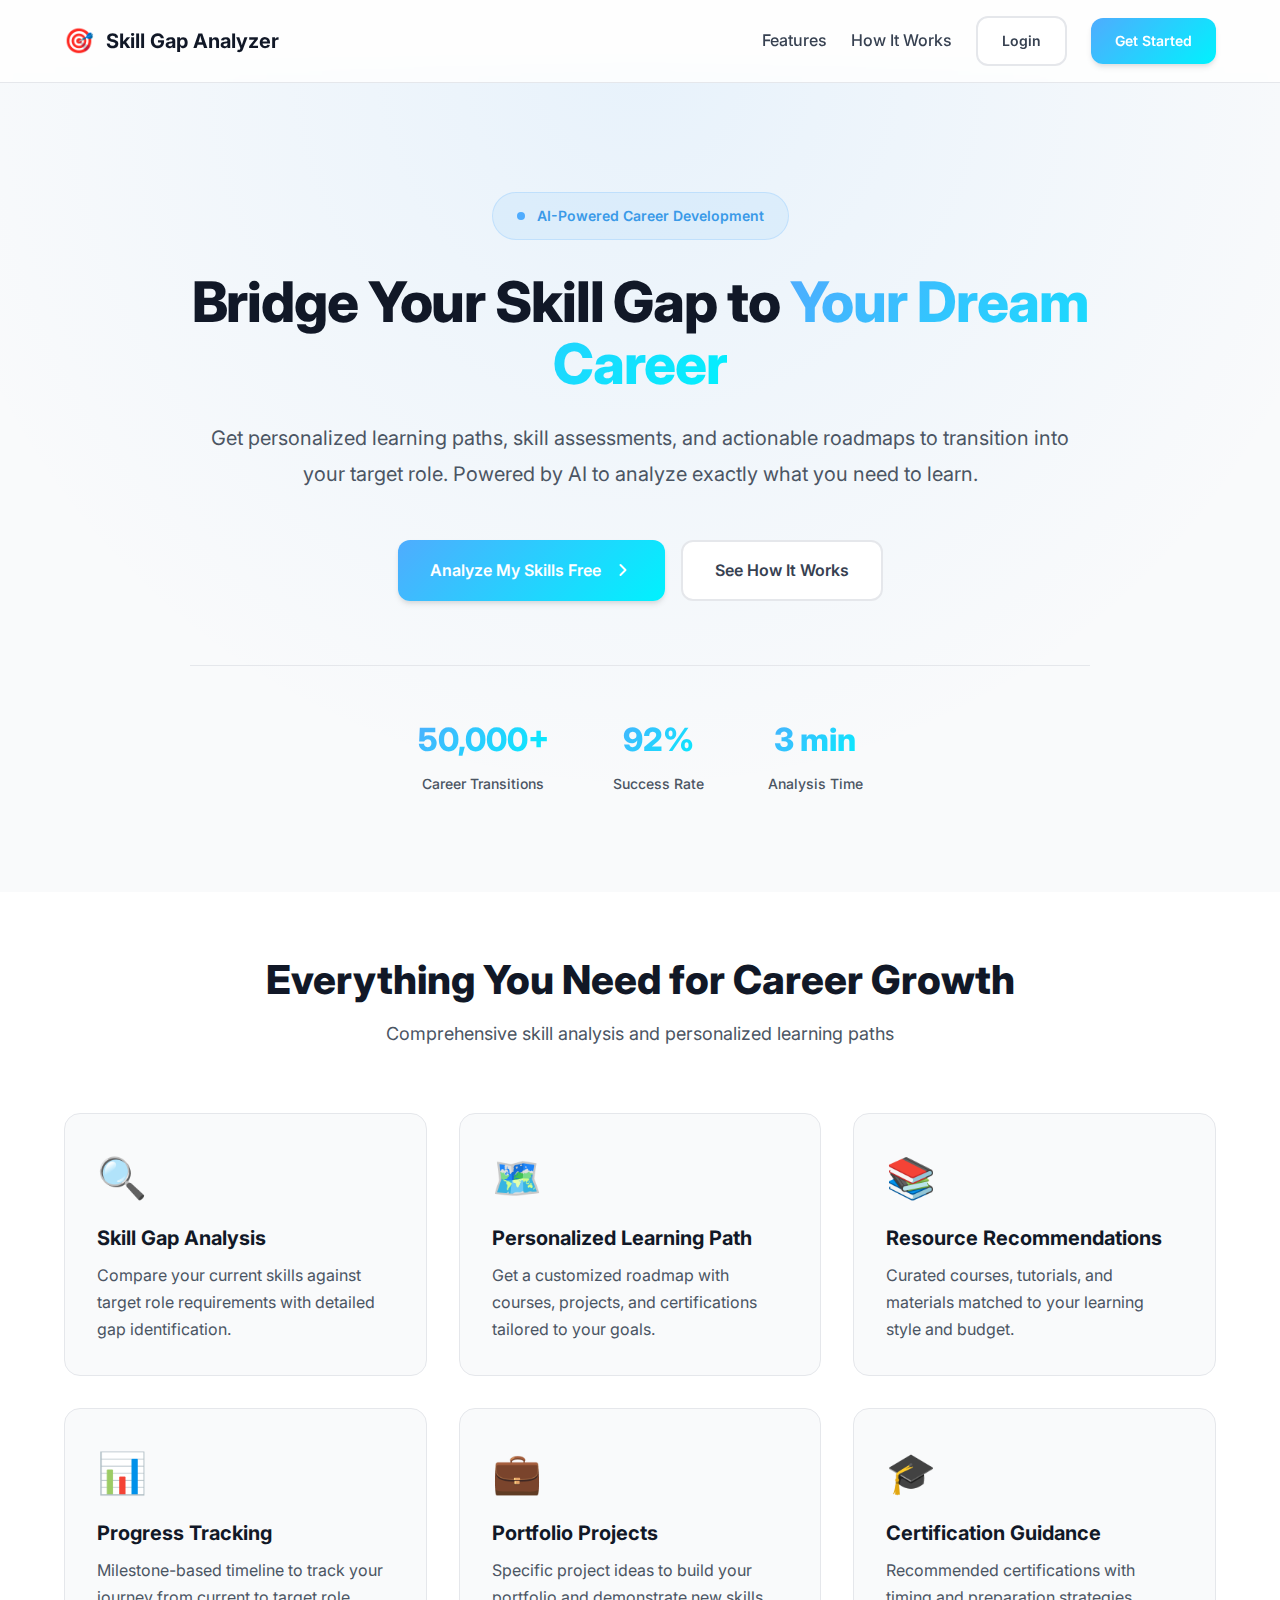
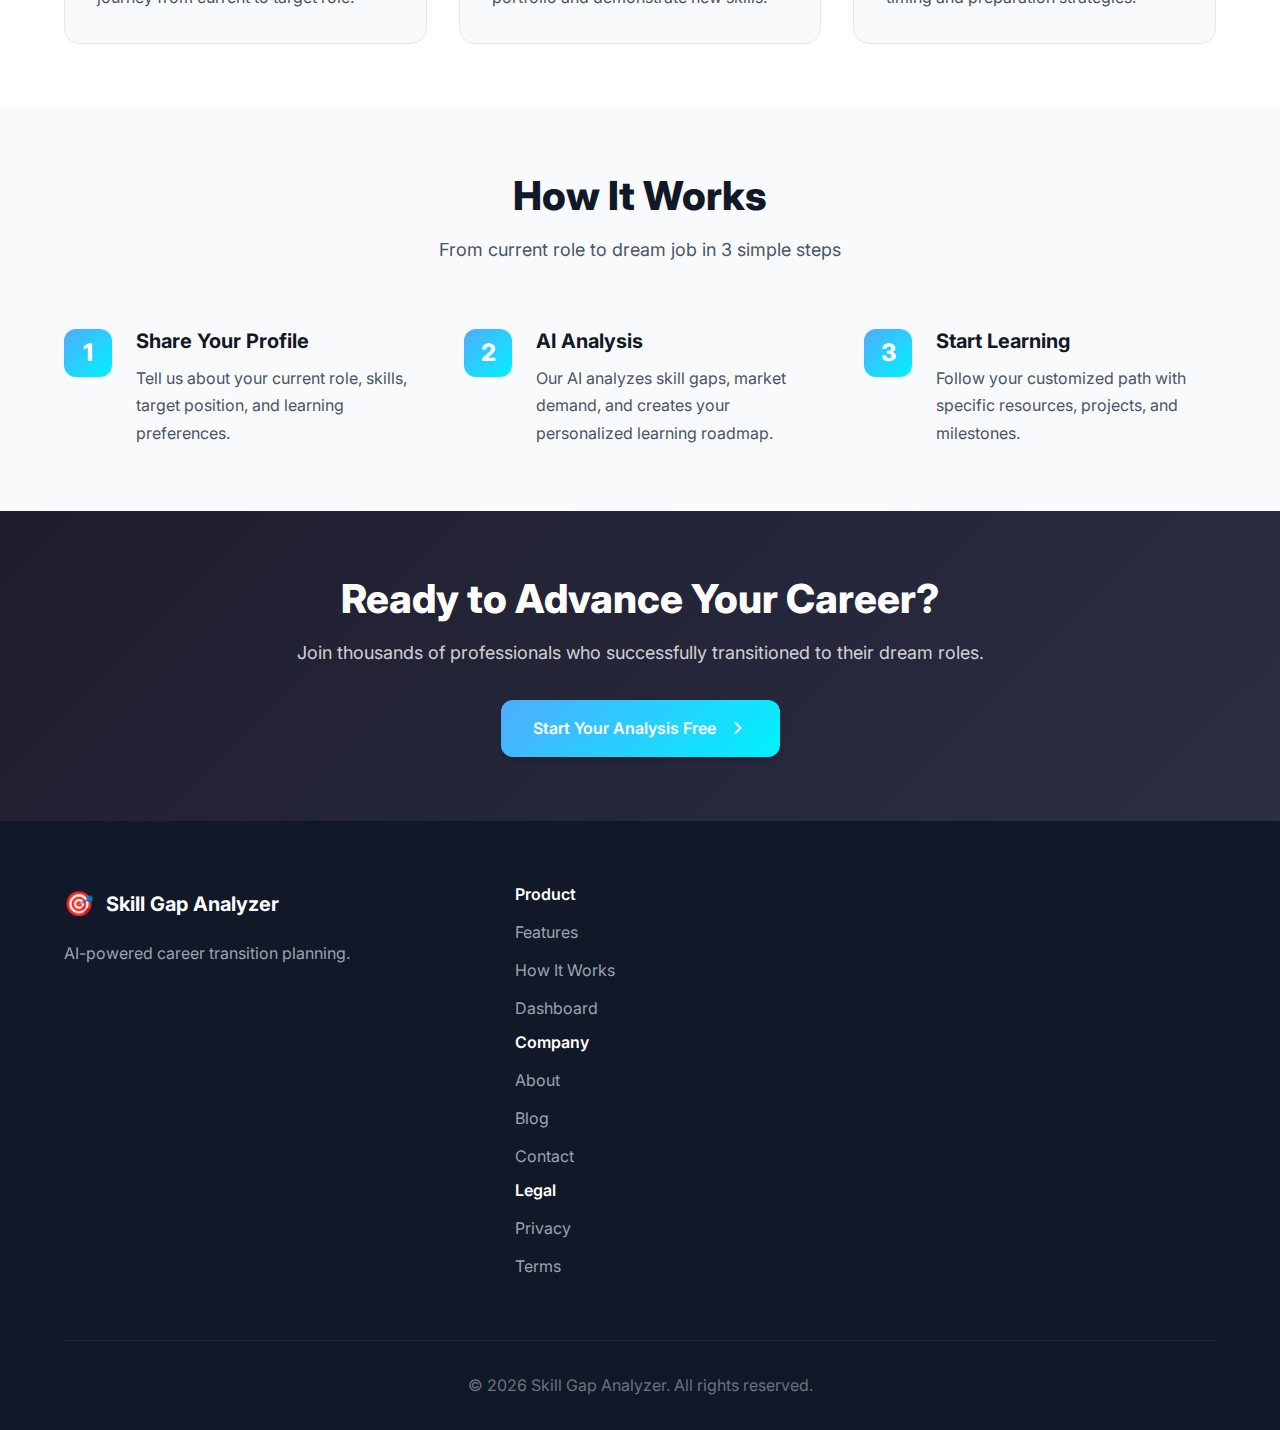
<file: index.html>
<!DOCTYPE html>
<html lang="en">

<head>
    <meta charset="UTF-8">
    <meta name="viewport" content="width=device-width, initial-scale=1.0">
    <title>Skill Gap Analyzer - AI-Powered Career Transition Planning</title>
    <meta name="description"
        content="Analyze your skill gaps and get personalized learning paths for your dream career with AI-powered insights.">
    <link rel="stylesheet" href="styles.css">
    <link rel="preconnect" href="https://fonts.googleapis.com">
    <link rel="preconnect" href="https://fonts.gstatic.com" crossorigin>
    <link href="https://fonts.googleapis.com/css2?family=Inter:wght@300;400;500;600;700;800&display=swap"
        rel="stylesheet">
</head>

<body>
    <!-- Navigation -->
    <nav class="navbar">
        <div class="container">
            <div class="nav-content">
                <a href="index.html" class="logo">
                    <span class="logo-icon">🎯</span>
                    <span class="logo-text">Skill Gap Analyzer</span>
                </a>
                <div class="nav-links">
                    <a href="#features" class="nav-link">Features</a>
                    <a href="#how-it-works" class="nav-link">How It Works</a>
                    <a href="login.html" class="btn-secondary">Login</a>
                    <a href="signup.html" class="btn-primary">Get Started</a>
                </div>
            </div>
        </div>
    </nav>

    <!-- Hero Section -->
    <section class="hero">
        <div class="container">
            <div class="hero-content">
                <div class="hero-badge">
                    <span class="badge-dot"></span>
                    AI-Powered Career Development
                </div>
                <h1 class="hero-title">
                    Bridge Your Skill Gap to
                    <span class="gradient-text">Your Dream Career</span>
                </h1>
                <p class="hero-description">
                    Get personalized learning paths, skill assessments, and actionable roadmaps to transition
                    into your target role. Powered by AI to analyze exactly what you need to learn.
                </p>
                <div class="hero-cta">
                    <a href="signup.html" class="btn-primary btn-large">
                        Analyze My Skills Free
                        <svg width="20" height="20" viewBox="0 0 20 20" fill="none">
                            <path d="M7.5 15L12.5 10L7.5 5" stroke="currentColor" stroke-width="2"
                                stroke-linecap="round" stroke-linejoin="round" />
                        </svg>
                    </a>
                    <a href="#how-it-works" class="btn-secondary btn-large">
                        See How It Works
                    </a>
                </div>
                <div class="hero-stats">
                    <div class="stat">
                        <div class="stat-number">50,000+</div>
                        <div class="stat-label">Career Transitions</div>
                    </div>
                    <div class="stat">
                        <div class="stat-number">92%</div>
                        <div class="stat-label">Success Rate</div>
                    </div>
                    <div class="stat">
                        <div class="stat-number">3 min</div>
                        <div class="stat-label">Analysis Time</div>
                    </div>
                </div>
            </div>
        </div>
        <div class="hero-gradient"></div>
    </section>

    <!-- Features Section -->
    <section id="features" class="features">
        <div class="container">
            <div class="section-header">
                <h2 class="section-title">Everything You Need for Career Growth</h2>
                <p class="section-description">Comprehensive skill analysis and personalized learning paths</p>
            </div>
            <div class="features-grid">
                <div class="feature-card">
                    <div class="feature-icon">🔍</div>
                    <h3 class="feature-title">Skill Gap Analysis</h3>
                    <p class="feature-description">Compare your current skills against target role requirements with
                        detailed gap identification.</p>
                </div>
                <div class="feature-card">
                    <div class="feature-icon">🗺️</div>
                    <h3 class="feature-title">Personalized Learning Path</h3>
                    <p class="feature-description">Get a customized roadmap with courses, projects, and certifications
                        tailored to your goals.</p>
                </div>
                <div class="feature-card">
                    <div class="feature-icon">📚</div>
                    <h3 class="feature-title">Resource Recommendations</h3>
                    <p class="feature-description">Curated courses, tutorials, and materials matched to your learning
                        style and budget.</p>
                </div>
                <div class="feature-card">
                    <div class="feature-icon">📊</div>
                    <h3 class="feature-title">Progress Tracking</h3>
                    <p class="feature-description">Milestone-based timeline to track your journey from current to target
                        role.</p>
                </div>
                <div class="feature-card">
                    <div class="feature-icon">💼</div>
                    <h3 class="feature-title">Portfolio Projects</h3>
                    <p class="feature-description">Specific project ideas to build your portfolio and demonstrate new
                        skills.</p>
                </div>
                <div class="feature-card">
                    <div class="feature-icon">🎓</div>
                    <h3 class="feature-title">Certification Guidance</h3>
                    <p class="feature-description">Recommended certifications with timing and preparation strategies.
                    </p>
                </div>
            </div>
        </div>
    </section>

    <!-- How It Works Section -->
    <section id="how-it-works" class="how-it-works">
        <div class="container">
            <div class="section-header">
                <h2 class="section-title">How It Works</h2>
                <p class="section-description">From current role to dream job in 3 simple steps</p>
            </div>
            <div class="steps">
                <div class="step">
                    <div class="step-number">1</div>
                    <div class="step-content">
                        <h3 class="step-title">Share Your Profile</h3>
                        <p class="step-description">Tell us about your current role, skills, target position, and
                            learning preferences.</p>
                    </div>
                </div>
                <div class="step">
                    <div class="step-number">2</div>
                    <div class="step-content">
                        <h3 class="step-title">AI Analysis</h3>
                        <p class="step-description">Our AI analyzes skill gaps, market demand, and creates your
                            personalized learning roadmap.</p>
                    </div>
                </div>
                <div class="step">
                    <div class="step-number">3</div>
                    <div class="step-content">
                        <h3 class="step-title">Start Learning</h3>
                        <p class="step-description">Follow your customized path with specific resources, projects, and
                            milestones.</p>
                    </div>
                </div>
            </div>
        </div>
    </section>

    <!-- CTA Section -->
    <section class="cta-section">
        <div class="container">
            <div class="cta-content">
                <h2 class="cta-title">Ready to Advance Your Career?</h2>
                <p class="cta-description">Join thousands of professionals who successfully transitioned to their dream
                    roles.</p>
                <a href="signup.html" class="btn-primary btn-large">
                    Start Your Analysis Free
                    <svg width="20" height="20" viewBox="0 0 20 20" fill="none">
                        <path d="M7.5 15L12.5 10L7.5 5" stroke="currentColor" stroke-width="2" stroke-linecap="round"
                            stroke-linejoin="round" />
                    </svg>
                </a>
            </div>
        </div>
    </section>

    <!-- Footer -->
    <footer class="footer">
        <div class="container">
            <div class="footer-content">
                <div class="footer-brand">
                    <div class="logo">
                        <span class="logo-icon">🎯</span>
                        <span class="logo-text">Skill Gap Analyzer</span>
                    </div>
                    <p class="footer-description">AI-powered career transition planning.</p>
                </div>
                <div class="footer-links">
                    <div class="footer-column">
                        <h4 class="footer-heading">Product</h4>
                        <a href="#features" class="footer-link">Features</a>
                        <a href="#how-it-works" class="footer-link">How It Works</a>
                        <a href="dashboard.html" class="footer-link">Dashboard</a>
                    </div>
                    <div class="footer-column">
                        <h4 class="footer-heading">Company</h4>
                        <a href="#" class="footer-link">About</a>
                        <a href="#" class="footer-link">Blog</a>
                        <a href="#" class="footer-link">Contact</a>
                    </div>
                    <div class="footer-column">
                        <h4 class="footer-heading">Legal</h4>
                        <a href="#" class="footer-link">Privacy</a>
                        <a href="#" class="footer-link">Terms</a>
                    </div>
                </div>
            </div>
            <div class="footer-bottom">
                <p>&copy; 2026 Skill Gap Analyzer. All rights reserved.</p>
            </div>
        </div>
    </footer>

    <script src="script.js"></script>
</body>

</html>
</file>
<file: styles.css>
/* ===== CSS Variables & Design System ===== */
:root {
    /* Colors - Blue/Teal Theme for Career/Learning */
    --primary-gradient: linear-gradient(135deg, #4facfe 0%, #00f2fe 100%);
    --secondary-gradient: linear-gradient(135deg, #667eea 0%, #764ba2 100%);
    --success-gradient: linear-gradient(135deg, #11998e 0%, #38ef7d 100%);
    --dark-gradient: linear-gradient(135deg, #1e1e2e 0%, #2d2d44 100%);

    --primary-500: #4facfe;
    --primary-600: #3a9ae8;
    --primary-700: #2687d3;

    --gray-50: #f9fafb;
    --gray-100: #f3f4f6;
    --gray-200: #e5e7eb;
    --gray-300: #d1d5db;
    --gray-400: #9ca3af;
    --gray-500: #6b7280;
    --gray-600: #4b5563;
    --gray-700: #374151;
    --gray-800: #1f2937;
    --gray-900: #111827;

    --success: #10b981;
    --warning: #f59e0b;
    --error: #ef4444;

    /* Typography */
    --font-family: 'Inter', -apple-system, BlinkMacSystemFont, 'Segoe UI', sans-serif;

    /* Spacing */
    --spacing-xs: 0.5rem;
    --spacing-sm: 0.75rem;
    --spacing-md: 1rem;
    --spacing-lg: 1.5rem;
    --spacing-xl: 2rem;
    --spacing-2xl: 3rem;
    --spacing-3xl: 4rem;

    /* Border Radius */
    --radius-sm: 0.375rem;
    --radius-md: 0.5rem;
    --radius-lg: 0.75rem;
    --radius-xl: 1rem;
    --radius-2xl: 1.5rem;

    /* Shadows */
    --shadow-sm: 0 1px 2px 0 rgba(0, 0, 0, 0.05);
    --shadow-md: 0 4px 6px -1px rgba(0, 0, 0, 0.1), 0 2px 4px -1px rgba(0, 0, 0, 0.06);
    --shadow-lg: 0 10px 15px -3px rgba(0, 0, 0, 0.1), 0 4px 6px -2px rgba(0, 0, 0, 0.05);
    --shadow-xl: 0 20px 25px -5px rgba(0, 0, 0, 0.1), 0 10px 10px -5px rgba(0, 0, 0, 0.04);
    --shadow-2xl: 0 25px 50px -12px rgba(0, 0, 0, 0.25);

    /* Transitions */
    --transition-fast: 150ms cubic-bezier(0.4, 0, 0.2, 1);
    --transition-base: 200ms cubic-bezier(0.4, 0, 0.2, 1);
    --transition-slow: 300ms cubic-bezier(0.4, 0, 0.2, 1);
}

/* ===== Reset & Base Styles ===== */
* {
    margin: 0;
    padding: 0;
    box-sizing: border-box;
}

html {
    scroll-behavior: smooth;
}

body {
    font-family: var(--font-family);
    color: var(--gray-900);
    background: var(--gray-50);
    line-height: 1.6;
    -webkit-font-smoothing: antialiased;
    -moz-osx-font-smoothing: grayscale;
}

.container {
    max-width: 1200px;
    margin: 0 auto;
    padding: 0 var(--spacing-lg);
}

/* ===== Typography ===== */
h1,
h2,
h3,
h4,
h5,
h6 {
    font-weight: 700;
    line-height: 1.2;
    color: var(--gray-900);
}

/* ===== Navigation ===== */
.navbar {
    position: fixed;
    top: 0;
    left: 0;
    right: 0;
    background: rgba(255, 255, 255, 0.8);
    backdrop-filter: blur(10px);
    border-bottom: 1px solid var(--gray-200);
    z-index: 1000;
    transition: all var(--transition-base);
}

.nav-content {
    display: flex;
    justify-content: space-between;
    align-items: center;
    padding: var(--spacing-md) 0;
}

.logo {
    display: flex;
    align-items: center;
    gap: var(--spacing-sm);
    text-decoration: none;
    font-weight: 700;
    font-size: 1.25rem;
    color: var(--gray-900);
    transition: transform var(--transition-fast);
}

.logo:hover {
    transform: scale(1.02);
}

.logo-icon {
    font-size: 1.5rem;
}

.nav-links {
    display: flex;
    align-items: center;
    gap: var(--spacing-lg);
}

.nav-link {
    text-decoration: none;
    color: var(--gray-700);
    font-weight: 500;
    transition: color var(--transition-fast);
}

.nav-link:hover {
    color: var(--primary-500);
}

/* ===== Buttons ===== */
.btn-primary {
    display: inline-flex;
    align-items: center;
    gap: var(--spacing-sm);
    padding: var(--spacing-sm) var(--spacing-lg);
    background: var(--primary-gradient);
    color: white;
    text-decoration: none;
    border: none;
    border-radius: var(--radius-lg);
    font-weight: 600;
    font-size: 0.875rem;
    cursor: pointer;
    transition: all var(--transition-base);
    box-shadow: var(--shadow-md);
}

.btn-primary:hover {
    transform: translateY(-2px);
    box-shadow: var(--shadow-xl);
}

.btn-primary:active {
    transform: translateY(0);
}

.btn-secondary {
    display: inline-flex;
    align-items: center;
    gap: var(--spacing-sm);
    padding: var(--spacing-sm) var(--spacing-lg);
    background: white;
    color: var(--gray-700);
    text-decoration: none;
    border: 2px solid var(--gray-200);
    border-radius: var(--radius-lg);
    font-weight: 600;
    font-size: 0.875rem;
    cursor: pointer;
    transition: all var(--transition-base);
}

.btn-secondary:hover {
    border-color: var(--primary-500);
    color: var(--primary-500);
    transform: translateY(-2px);
}

.btn-large {
    padding: var(--spacing-md) var(--spacing-xl);
    font-size: 1rem;
}

.btn-full {
    width: 100%;
    justify-content: center;
}

/* ===== Hero Section ===== */
.hero {
    position: relative;
    padding: 8rem 0 6rem;
    margin-top: 4rem;
    overflow: hidden;
}

.hero-gradient {
    position: absolute;
    top: 0;
    left: 50%;
    transform: translateX(-50%);
    width: 100%;
    max-width: 1400px;
    height: 100%;
    background: radial-gradient(circle at 50% 0%, rgba(79, 172, 254, 0.1) 0%, transparent 70%);
    pointer-events: none;
    z-index: -1;
}

.hero-content {
    text-align: center;
    max-width: 900px;
    margin: 0 auto;
}

.hero-badge {
    display: inline-flex;
    align-items: center;
    gap: var(--spacing-sm);
    padding: var(--spacing-sm) var(--spacing-lg);
    background: rgba(79, 172, 254, 0.1);
    border: 1px solid rgba(79, 172, 254, 0.2);
    border-radius: var(--radius-2xl);
    color: var(--primary-600);
    font-size: 0.875rem;
    font-weight: 600;
    margin-bottom: var(--spacing-xl);
}

.badge-dot {
    width: 8px;
    height: 8px;
    background: var(--primary-500);
    border-radius: 50%;
    animation: pulse 2s infinite;
}

@keyframes pulse {

    0%,
    100% {
        opacity: 1;
    }

    50% {
        opacity: 0.5;
    }
}

.hero-title {
    font-size: 3.5rem;
    font-weight: 800;
    line-height: 1.1;
    margin-bottom: var(--spacing-lg);
    letter-spacing: -0.02em;
}

.gradient-text {
    background: var(--primary-gradient);
    -webkit-background-clip: text;
    -webkit-text-fill-color: transparent;
    background-clip: text;
}

.hero-description {
    font-size: 1.25rem;
    color: var(--gray-600);
    margin-bottom: var(--spacing-2xl);
    line-height: 1.8;
}

.hero-cta {
    display: flex;
    justify-content: center;
    gap: var(--spacing-md);
    margin-bottom: var(--spacing-3xl);
}

.hero-stats {
    display: flex;
    justify-content: center;
    gap: var(--spacing-3xl);
    padding-top: var(--spacing-2xl);
    border-top: 1px solid var(--gray-200);
}

.stat {
    text-align: center;
}

.stat-number {
    font-size: 2rem;
    font-weight: 800;
    background: var(--primary-gradient);
    -webkit-background-clip: text;
    -webkit-text-fill-color: transparent;
    background-clip: text;
    margin-bottom: var(--spacing-xs);
}

.stat-label {
    font-size: 0.875rem;
    color: var(--gray-600);
    font-weight: 500;
}

/* ===== Features Section ===== */
.features {
    padding: var(--spacing-3xl) 0;
    background: white;
}

.section-header {
    text-align: center;
    margin-bottom: var(--spacing-3xl);
}

.section-title {
    font-size: 2.5rem;
    font-weight: 800;
    margin-bottom: var(--spacing-md);
}

.section-description {
    font-size: 1.125rem;
    color: var(--gray-600);
}

.features-grid {
    display: grid;
    grid-template-columns: repeat(auto-fit, minmax(300px, 1fr));
    gap: var(--spacing-xl);
}

.feature-card {
    padding: var(--spacing-xl);
    background: var(--gray-50);
    border: 1px solid var(--gray-200);
    border-radius: var(--radius-xl);
    transition: all var(--transition-base);
}

.feature-card:hover {
    transform: translateY(-4px);
    box-shadow: var(--shadow-xl);
    border-color: var(--primary-500);
}

.feature-icon {
    font-size: 2.5rem;
    margin-bottom: var(--spacing-md);
}

.feature-title {
    font-size: 1.25rem;
    font-weight: 700;
    margin-bottom: var(--spacing-sm);
}

.feature-description {
    color: var(--gray-600);
    line-height: 1.7;
}

/* ===== How It Works Section ===== */
.how-it-works {
    padding: var(--spacing-3xl) 0;
    background: var(--gray-50);
}

.steps {
    display: grid;
    grid-template-columns: repeat(auto-fit, minmax(280px, 1fr));
    gap: var(--spacing-2xl);
    margin-top: var(--spacing-3xl);
}

.step {
    display: flex;
    gap: var(--spacing-lg);
}

.step-number {
    flex-shrink: 0;
    width: 48px;
    height: 48px;
    display: flex;
    align-items: center;
    justify-content: center;
    background: var(--primary-gradient);
    color: white;
    border-radius: var(--radius-lg);
    font-size: 1.5rem;
    font-weight: 800;
}

.step-title {
    font-size: 1.25rem;
    font-weight: 700;
    margin-bottom: var(--spacing-sm);
}

.step-description {
    color: var(--gray-600);
    line-height: 1.7;
}

/* ===== CTA Section ===== */
.cta-section {
    padding: var(--spacing-3xl) 0;
    background: var(--dark-gradient);
    color: white;
}

.cta-content {
    text-align: center;
    max-width: 700px;
    margin: 0 auto;
}

.cta-title {
    font-size: 2.5rem;
    font-weight: 800;
    color: white;
    margin-bottom: var(--spacing-md);
}

.cta-description {
    font-size: 1.125rem;
    color: rgba(255, 255, 255, 0.8);
    margin-bottom: var(--spacing-xl);
}

/* ===== Footer ===== */
.footer {
    background: var(--gray-900);
    color: var(--gray-400);
    padding: var(--spacing-3xl) 0 var(--spacing-xl);
}

.footer-content {
    display: grid;
    grid-template-columns: 2fr 1fr 1fr 1fr;
    gap: var(--spacing-2xl);
    margin-bottom: var(--spacing-2xl);
}

.footer-brand .logo {
    color: white;
    margin-bottom: var(--spacing-md);
}

.footer-description {
    color: var(--gray-400);
    line-height: 1.7;
}

.footer-heading {
    color: white;
    font-weight: 600;
    margin-bottom: var(--spacing-md);
}

.footer-link {
    display: block;
    color: var(--gray-400);
    text-decoration: none;
    margin-bottom: var(--spacing-sm);
    transition: color var(--transition-fast);
}

.footer-link:hover {
    color: var(--primary-500);
}

.footer-bottom {
    text-align: center;
    padding-top: var(--spacing-xl);
    border-top: 1px solid var(--gray-800);
    color: var(--gray-500);
}

/* ===== Auth Pages ===== */
.auth-container {
    min-height: 100vh;
    display: flex;
    align-items: center;
    justify-content: center;
    padding: var(--spacing-xl);
    background: var(--gray-50);
    position: relative;
    overflow: hidden;
}

.auth-container::before {
    content: '';
    position: absolute;
    top: -50%;
    left: -50%;
    width: 200%;
    height: 200%;
    background: radial-gradient(circle, rgba(79, 172, 254, 0.1) 0%, transparent 70%);
    animation: rotate 30s linear infinite;
}

@keyframes rotate {
    from {
        transform: rotate(0deg);
    }

    to {
        transform: rotate(360deg);
    }
}

.auth-card {
    position: relative;
    width: 100%;
    max-width: 450px;
    background: white;
    padding: var(--spacing-3xl);
    border-radius: var(--radius-2xl);
    box-shadow: var(--shadow-2xl);
}

.auth-header {
    text-align: center;
    margin-bottom: var(--spacing-2xl);
}

.auth-logo {
    display: inline-flex;
    align-items: center;
    gap: var(--spacing-sm);
    text-decoration: none;
    font-weight: 700;
    font-size: 1.5rem;
    color: var(--gray-900);
    margin-bottom: var(--spacing-lg);
}

.auth-title {
    font-size: 1.875rem;
    font-weight: 800;
    margin-bottom: var(--spacing-sm);
}

.auth-subtitle {
    color: var(--gray-600);
}

.form-group {
    margin-bottom: var(--spacing-lg);
}

.form-label {
    display: block;
    font-weight: 600;
    margin-bottom: var(--spacing-sm);
    color: var(--gray-700);
}

.form-input {
    width: 100%;
    padding: var(--spacing-md);
    border: 2px solid var(--gray-200);
    border-radius: var(--radius-lg);
    font-size: 1rem;
    font-family: var(--font-family);
    transition: all var(--transition-base);
}

.form-input:focus {
    outline: none;
    border-color: var(--primary-500);
    box-shadow: 0 0 0 3px rgba(79, 172, 254, 0.1);
}

.form-select {
    width: 100%;
    padding: var(--spacing-md);
    border: 2px solid var(--gray-200);
    border-radius: var(--radius-lg);
    font-size: 1rem;
    font-family: var(--font-family);
    background: white;
    cursor: pointer;
    transition: all var(--transition-base);
}

.form-select:focus {
    outline: none;
    border-color: var(--primary-500);
    box-shadow: 0 0 0 3px rgba(79, 172, 254, 0.1);
}

.form-textarea {
    width: 100%;
    padding: var(--spacing-md);
    border: 2px solid var(--gray-200);
    border-radius: var(--radius-lg);
    font-size: 1rem;
    font-family: var(--font-family);
    min-height: 100px;
    resize: vertical;
    transition: all var(--transition-base);
}

.form-textarea:focus {
    outline: none;
    border-color: var(--primary-500);
    box-shadow: 0 0 0 3px rgba(79, 172, 254, 0.1);
}

.auth-footer {
    text-align: center;
    margin-top: var(--spacing-lg);
    color: var(--gray-600);
}

.auth-footer a {
    color: var(--primary-500);
    text-decoration: none;
    font-weight: 600;
}

.auth-footer a:hover {
    text-decoration: underline;
}

/* ===== Dashboard ===== */
.dashboard {
    min-height: 100vh;
    padding-top: 5rem;
    background: var(--gray-50);
}

.dashboard-header {
    background: white;
    padding: var(--spacing-2xl) 0;
    border-bottom: 1px solid var(--gray-200);
    margin-bottom: var(--spacing-2xl);
}

.dashboard-title {
    font-size: 2rem;
    font-weight: 800;
    margin-bottom: var(--spacing-sm);
}

.dashboard-subtitle {
    color: var(--gray-600);
    font-size: 1.125rem;
}

.dashboard-content {
    padding-bottom: var(--spacing-3xl);
}

.form-card {
    background: white;
    padding: var(--spacing-2xl);
    border-radius: var(--radius-xl);
    box-shadow: var(--shadow-lg);
    margin-bottom: var(--spacing-xl);
}

.form-section-title {
    font-size: 1.25rem;
    font-weight: 700;
    margin-bottom: var(--spacing-lg);
    padding-bottom: var(--spacing-md);
    border-bottom: 2px solid var(--gray-200);
}

.form-row {
    display: grid;
    grid-template-columns: repeat(auto-fit, minmax(250px, 1fr));
    gap: var(--spacing-lg);
}

/* ===== Skills Management ===== */
.skills-container {
    margin-top: var(--spacing-md);
}

.skill-item {
    display: flex;
    align-items: center;
    gap: var(--spacing-md);
    padding: var(--spacing-md);
    background: var(--gray-50);
    border-radius: var(--radius-lg);
    margin-bottom: var(--spacing-sm);
}

.skill-item-name {
    flex: 1;
    font-weight: 600;
    color: var(--gray-900);
}

.skill-item-level {
    padding: var(--spacing-xs) var(--spacing-md);
    background: var(--primary-gradient);
    color: white;
    border-radius: var(--radius-md);
    font-size: 0.875rem;
    font-weight: 500;
}

.skill-item-remove {
    background: none;
    border: none;
    color: var(--error);
    cursor: pointer;
    font-size: 1.25rem;
    padding: 0;
    width: 24px;
    height: 24px;
    display: flex;
    align-items: center;
    justify-content: center;
    border-radius: var(--radius-sm);
    transition: background var(--transition-fast);
}

.skill-item-remove:hover {
    background: rgba(239, 68, 68, 0.1);
}

.add-skill-row {
    display: flex;
    gap: var(--spacing-sm);
    margin-top: var(--spacing-md);
}

.add-skill-row .form-input {
    flex: 2;
}

.add-skill-row .form-select {
    flex: 1;
}

/* ===== Loading & Messages ===== */
.loading {
    display: none;
    text-align: center;
    padding: var(--spacing-2xl);
}

.loading.active {
    display: block;
}

.spinner {
    width: 48px;
    height: 48px;
    border: 4px solid var(--gray-200);
    border-top-color: var(--primary-500);
    border-radius: 50%;
    animation: spin 1s linear infinite;
    margin: 0 auto var(--spacing-md);
}

@keyframes spin {
    to {
        transform: rotate(360deg);
    }
}

.message {
    padding: var(--spacing-md) var(--spacing-lg);
    border-radius: var(--radius-lg);
    margin-bottom: var(--spacing-lg);
    display: none;
}

.message.active {
    display: block;
}

.message.success {
    background: rgba(16, 185, 129, 0.1);
    border: 1px solid var(--success);
    color: var(--success);
}

.message.error {
    background: rgba(239, 68, 68, 0.1);
    border: 1px solid var(--error);
    color: var(--error);
}

/* ===== Results Page ===== */
.results-container {
    min-height: 100vh;
    padding-top: 5rem;
    padding-bottom: var(--spacing-3xl);
    background: var(--gray-50);
}

.results-header {
    background: white;
    padding: var(--spacing-2xl) 0;
    margin-bottom: var(--spacing-2xl);
    border-bottom: 1px solid var(--gray-200);
}

.analysis-card {
    background: var(--primary-gradient);
    color: white;
    padding: var(--spacing-2xl);
    border-radius: var(--radius-xl);
    text-align: center;
    margin-bottom: var(--spacing-xl);
}

.analysis-score {
    font-size: 4rem;
    font-weight: 800;
    line-height: 1;
    margin-bottom: var(--spacing-sm);
}

.analysis-difficulty {
    font-size: 1.5rem;
    font-weight: 700;
    margin-bottom: var(--spacing-sm);
    text-transform: capitalize;
}

.analysis-insight {
    font-size: 1.125rem;
    opacity: 0.9;
}

.results-section {
    background: white;
    padding: var(--spacing-2xl);
    border-radius: var(--radius-xl);
    box-shadow: var(--shadow-lg);
    margin-bottom: var(--spacing-xl);
}

.results-section-title {
    font-size: 1.5rem;
    font-weight: 700;
    margin-bottom: var(--spacing-lg);
    display: flex;
    align-items: center;
    gap: var(--spacing-sm);
}

.results-grid {
    display: grid;
    grid-template-columns: repeat(auto-fit, minmax(250px, 1fr));
    gap: var(--spacing-lg);
}

.result-item {
    padding: var(--spacing-lg);
    background: var(--gray-50);
    border-radius: var(--radius-lg);
    border-left: 4px solid var(--primary-500);
}

.result-item h4 {
    font-size: 1.125rem;
    margin-bottom: var(--spacing-sm);
}

.result-item p {
    color: var(--gray-600);
    line-height: 1.7;
}

.result-list {
    list-style: none;
}

.result-list li {
    padding: var(--spacing-sm) 0;
    padding-left: var(--spacing-lg);
    position: relative;
    color: var(--gray-700);
    line-height: 1.7;
}

.result-list li::before {
    content: '✓';
    position: absolute;
    left: 0;
    color: var(--success);
    font-weight: 700;
}

/* Priority badges */
.priority-critical {
    display: inline-block;
    padding: var(--spacing-xs) var(--spacing-sm);
    background: rgba(239, 68, 68, 0.1);
    color: var(--error);
    border-radius: var(--radius-sm);
    font-size: 0.75rem;
    font-weight: 600;
    text-transform: uppercase;
}

.priority-high {
    display: inline-block;
    padding: var(--spacing-xs) var(--spacing-sm);
    background: rgba(245, 158, 11, 0.1);
    color: var(--warning);
    border-radius: var(--radius-sm);
    font-size: 0.75rem;
    font-weight: 600;
    text-transform: uppercase;
}

.priority-medium {
    display: inline-block;
    padding: var(--spacing-xs) var(--spacing-sm);
    background: rgba(79, 172, 254, 0.1);
    color: var(--primary-600);
    border-radius: var(--radius-sm);
    font-size: 0.75rem;
    font-weight: 600;
    text-transform: uppercase;
}

/* ===== Responsive Design ===== */
@media (max-width: 768px) {
    .hero-title {
        font-size: 2.5rem;
    }

    .hero-description {
        font-size: 1.125rem;
    }

    .hero-cta {
        flex-direction: column;
    }

    .hero-stats {
        flex-direction: column;
        gap: var(--spacing-lg);
    }

    .nav-links {
        display: none;
    }

    .features-grid {
        grid-template-columns: 1fr;
    }

    .steps {
        grid-template-columns: 1fr;
    }

    .footer-content {
        grid-template-columns: 1fr;
    }

    .form-row {
        grid-template-columns: 1fr;
    }

    .section-title {
        font-size: 2rem;
    }

    .cta-title {
        font-size: 2rem;
    }
}

@media (max-width: 480px) {
    .hero-title {
        font-size: 2rem;
    }

    .auth-card {
        padding: var(--spacing-xl);
    }
}
</file>
